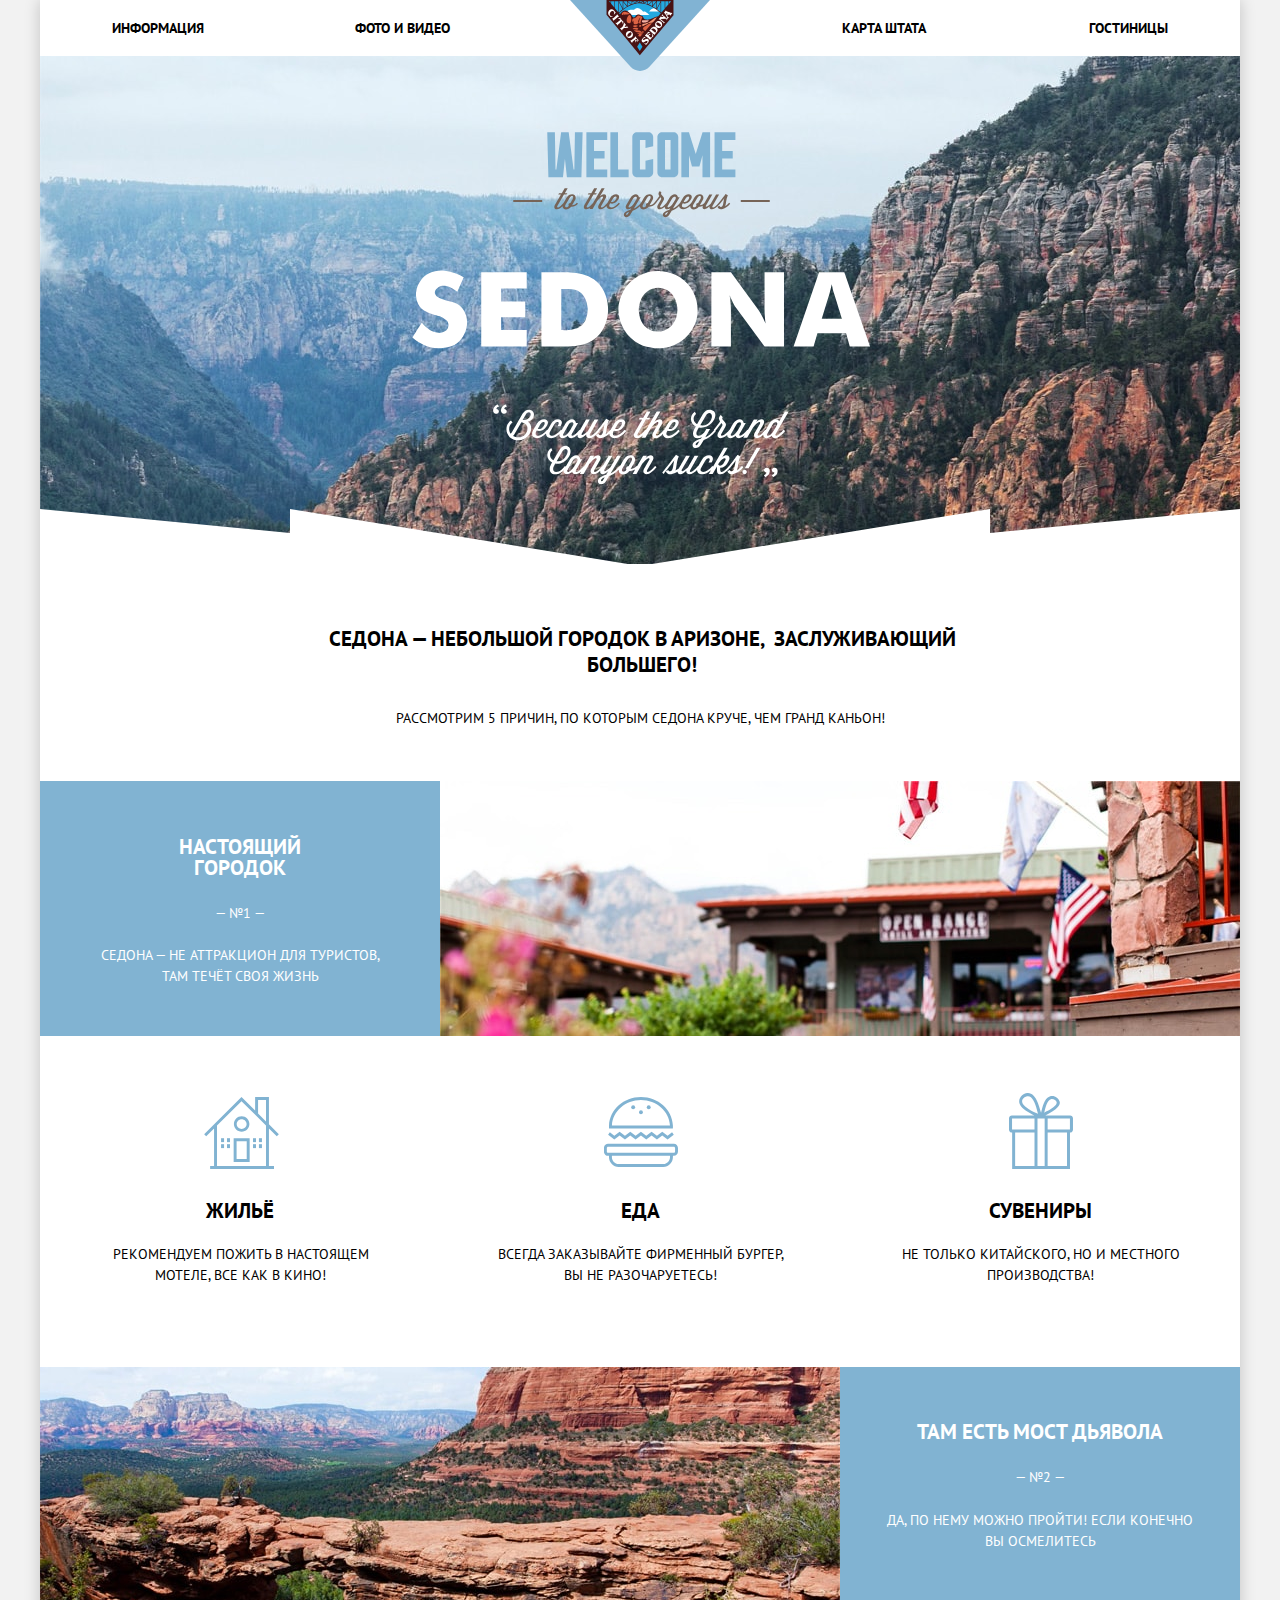
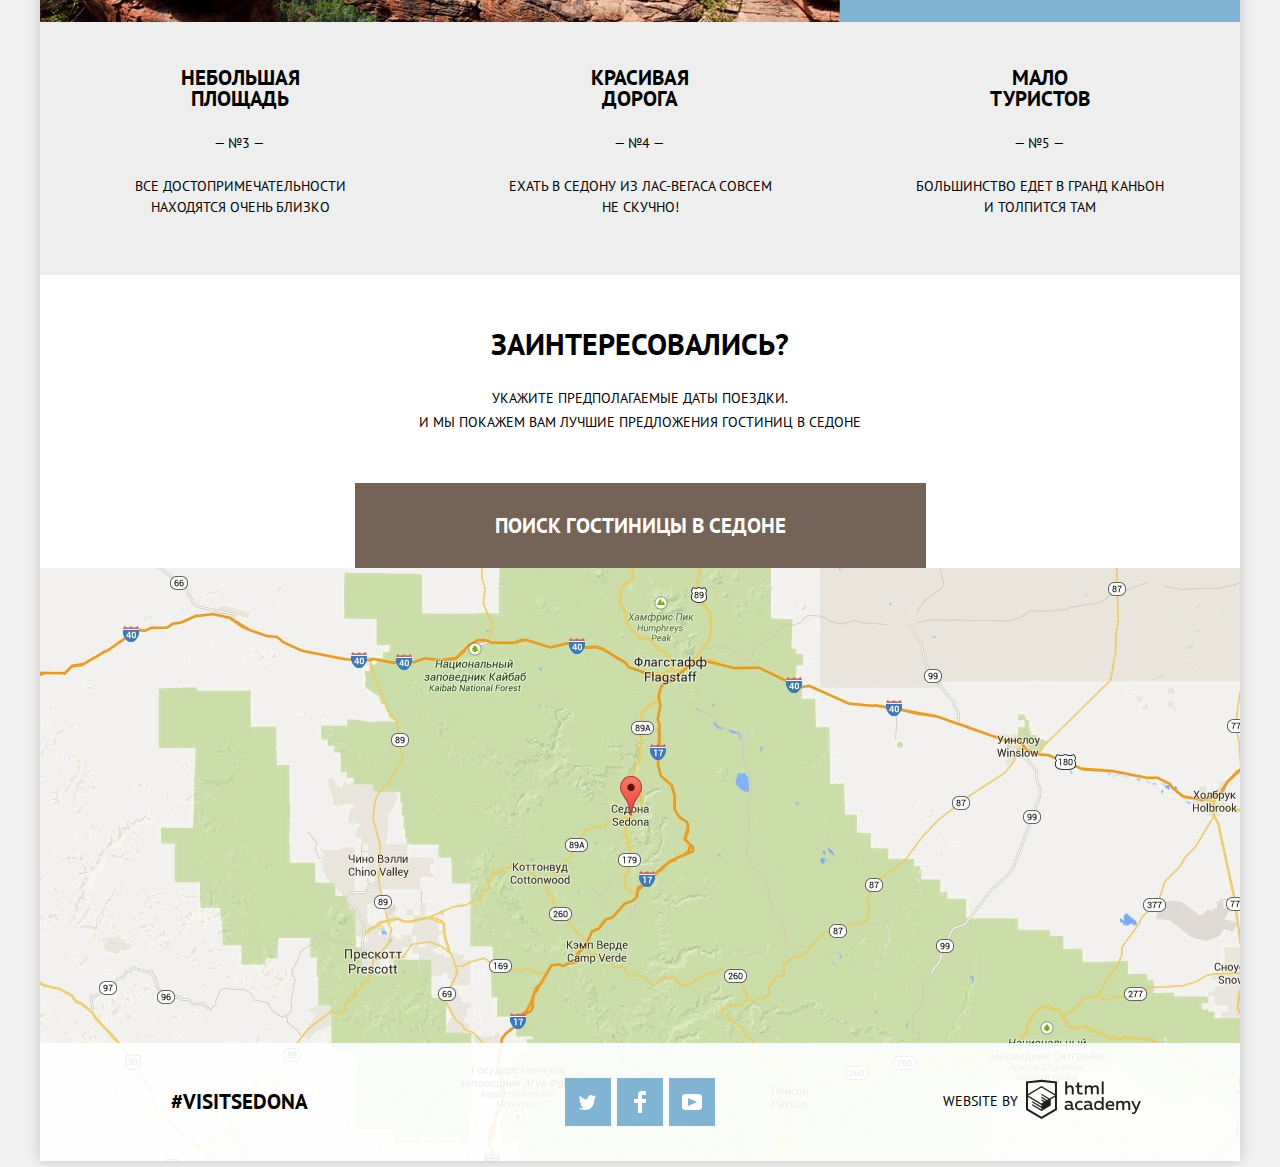
<file: index.html>
<!DOCTYPE html>
<html lang="ru">
  <head>
    <meta charset="utf-8">
    <title>Поиск жилья в городе Седона</title>
    <link href="https://fonts.googleapis.com/css?family=PT+Sans:400,700&amp;subset=cyrillic" rel="stylesheet">
    <link href="css/normalize.min.css" rel="stylesheet">
    <link href="css/style.min.css" rel="stylesheet">
  </head>
  <body>
    <div class="container">
      <header class="main-header">
          <a class="main-header-logo">
            <img src="img/logo.svg" width="140" height="72" alt="Поиск жилья в городе Седона">
          </a>
          <nav class="main-navigation">
            <ul class="site-navigation">
              <li class="site-navigation-item"><a class="site-navigation-link" href="info.html">Информация</a></li>
              <li class="site-navigation-item"><a class="site-navigation-link" href="foto-video.html">Фото и видео</a></li>
              <li class="site-navigation-item"><a class="site-navigation-link" href="map.html">Карта штата</a></li>
              <li class="site-navigation-item"><a class="site-navigation-link" href="catalog.html">Гостиницы</a></li>
            </ul>
          </nav>
      </header>
      <main>
        <section class="container-welcome">
          <p class="container-img"> <img src="img/welcome.svg" width="459" height="353" alt="Добро пожаловать в Седону"></p>
        </section>
        <section class="description">
          <h1>Седона — небольшой городок в Аризоне,&nbsp; заслуживающий большего!</h1>
          <p>Рассмотрим 5 причин, по которым Седона круче, чем гранд каньон!</p>
        </section>
        <section class="features">
          <ul class="features-list">
            <li class="features-item">
              <div class="features-cell">
                <h3 class="features-cell-1">Настоящий городок</h3>
                <p>— №1 —</p>
                <p class="features-cell-p">Седона — не аттракцион для туристов, там течёт своя жизнь</p>
              </div>
              <div class="features-img">
                <img class="features-img-jpg" src="img/sedona.jpg" width="800" height="401" alt="Седона - настоящий городок">
              </div>
            </li>
            <li class="features-item">
              <div class="features-block-first">
                <h3 class="features-block-first-h3">Жильё</h3>
                <p class="features-block-first-p">Рекомендуем пожить в настоящем мотеле, все как в кино!</p>
              </div>
              <div class="features-block-first">
                <h3 class="features-block-first-h3">Еда</h3>
                <p class="features-block-first-p">Всегда заказывайте фирменный бургер, вы не разочаруетесь!</p>
              </div>
              <div class="features-block-first">
                <h3 class="features-block-first-h3">Сувениры</h3>
                <p class="features-block-first-p">Не только китайского, но и местного производства!</p>
              </div>
            </li>
            <li class="features-item">
              <div class="features-img">
                <img class="features-img-jpg" src="img/the-devils-bridge.jpg" width="800" height="400" alt="Мост дьявола">
              </div>
              <div class="features-cell">
                <h3 class="features-cell-2">Там есть мост&nbsp;дьявола</h3>
                <p>— №2 —</p>
                <p class="features-cell-p-second">Да, по нему можно пройти! Если конечно вы осмелитесь</p>
              </div>
            </li>
            <li class="features-item">
              <div class="features-block-second">
                <h3 class="features-block-second-h3">Небольшая площадь</h3>
                <span class="features-block-second-span">— №3 —</span>
                <p class="features-block-second-p">Все достопримечательности находятся очень близко</p>
              </div>
              <div class="features-block-second">
                <h3 class="features-block-second-h3">Красивая дорога</h3>
                <span class="features-block-second-span">— №4 —</span>
                <p class="features-block-second-p">Ехать в Седону из Лас-Вегаса совсем не скучно!</p>
              </div>
              <div class="features-block-second">
                <h3 class="features-block-second-h3">Мало туристов</h3>
                <span class="features-block-second-span">— №5 —</span>
                <p class="features-block-second-p1">Большинство едет в гранд каньон и толпится там</p>
              </div>
            </li>
          </ul>
        </section>
        <section class="search-hotel">
          <h2>Заинтересовались?</h2>
          <div class="search-hotel-p">
            <p>Укажите предполагаемые даты поездки.</p>
            <p>И мы покажем вам лучшие предложения гостиниц в Седоне</p>
          </div>
          <button class="button search-hotel-button" type="button">Поиск гостиницы в Седоне</button>
        </section>
        <section class="modal">
          <form class="search-hotel-form" method="POST" action="https://echo.htmlacademy.ru">
            <p class="search-hotel-item">
              <label for="start">Дата заезда:</label>
              <input type="text" name="trip" id="start" placeholder="24 АПРЕЛЯ 2017 ">
              <button class="calendar" type="button">
                <svg xmlns="http://www.w3.org/2000/svg" width="21" height="22" viewBox="0 0 21 22">
                  <path d="M19.251 2.025h-2.845V.648c0-.381-.294-.689-.656-.689-.363 0-.656.308-.656.689v1.377h-3.938V.648c0-.381-.294-.689-.655-.689-.363 0-.657.308-.657.689v1.377H5.906V.648c0-.381-.294-.689-.656-.689-.363 0-.657.308-.657.689v1.377H1.75C.784 2.025 0 2.847 0 3.862v16.302C0 21.179.784 22 1.75 22h17.501c.966 0 1.749-.821 1.749-1.836V3.862c0-1.015-.783-1.837-1.749-1.837zm.437 18.139a.448.448 0 0 1-.437.459H1.75a.45.45 0 0 1-.438-.459V3.862a.45.45 0 0 1 .438-.459h2.844v1.378c0 .381.294.689.657.689.362 0 .656-.308.656-.689V3.403h3.938v1.378c0 .381.294.689.657.689.361 0 .655-.308.655-.689V3.403h3.938v1.378c0 .381.293.689.656.689.362 0 .656-.308.656-.689V3.403h2.845c.241 0 .437.206.437.459v16.302z"/>
                  <path d="M4.594 8.225h2.625v2.066H4.594zM4.594 11.668h2.625v2.067H4.594zM4.594 15.112h2.625v2.066H4.594zM9.188 15.112h2.625v2.066H9.188zM9.188 11.668h2.625v2.067H9.188zM9.188 8.225h2.625v2.066H9.188zM13.781 15.112h2.625v2.066h-2.625zM13.781 11.668h2.625v2.067h-2.625zM13.781 8.225h2.625v2.066h-2.625z"/>
                </svg>
              </button>
            </p>
            <p class="search-hotel-item">
              <label for="end">Дата выезда:</label>
              <input type="text" name="trip" id="end" placeholder="4 ИЮЛЯ 2017">
              <button class="calendar" type="button">
                <svg xmlns="http://www.w3.org/2000/svg" width="21" height="22" viewBox="0 0 21 22">
                  <path d="M19.251 2.025h-2.845V.648c0-.381-.294-.689-.656-.689-.363 0-.656.308-.656.689v1.377h-3.938V.648c0-.381-.294-.689-.655-.689-.363 0-.657.308-.657.689v1.377H5.906V.648c0-.381-.294-.689-.656-.689-.363 0-.657.308-.657.689v1.377H1.75C.784 2.025 0 2.847 0 3.862v16.302C0 21.179.784 22 1.75 22h17.501c.966 0 1.749-.821 1.749-1.836V3.862c0-1.015-.783-1.837-1.749-1.837zm.437 18.139a.448.448 0 0 1-.437.459H1.75a.45.45 0 0 1-.438-.459V3.862a.45.45 0 0 1 .438-.459h2.844v1.378c0 .381.294.689.657.689.362 0 .656-.308.656-.689V3.403h3.938v1.378c0 .381.294.689.657.689.361 0 .655-.308.655-.689V3.403h3.938v1.378c0 .381.293.689.656.689.362 0 .656-.308.656-.689V3.403h2.845c.241 0 .437.206.437.459v16.302z"/>
                  <path d="M4.594 8.225h2.625v2.066H4.594zM4.594 11.668h2.625v2.067H4.594zM4.594 15.112h2.625v2.066H4.594zM9.188 15.112h2.625v2.066H9.188zM9.188 11.668h2.625v2.067H9.188zM9.188 8.225h2.625v2.066H9.188zM13.781 15.112h2.625v2.066h-2.625zM13.781 11.668h2.625v2.067h-2.625zM13.781 8.225h2.625v2.066h-2.625z"/>
                </svg>
              </button>
            </p>
            <div class="search-hotel-item-container">
              <p class="search-hotel-item-second">
                <span class="old">Взрослые:</span>
                <button class="minus" type="button">-</button>
                <input type="text" value="2" readonly>
                <button class="plus" type="button">+</button>
              </p>
              <p class="search-hotel-item-second">
                <span>Дети:</span>
                <button class="minus" type="button">-</button>
                <input type="text" value="0" readonly>
                <button class="plus" type="button">+</button>
              </p>
            </div>
            <button class="button button-main" type="submit">Найти</button>
          </form>
        </section>
        <div class="map">
          <img src="img/map.jpg" width="1718" height="748" alt="City map of Sedon">
        </div>
      </main>
      <footer class="main-footer">
        <div class="container">
          <a class="hashtag" href="#">#visitsedona</a>
          <ul class="footer-social-list">
            <li class="footer-social-item">
              <a class="social-button" href="#" aria-label="Twitter">
                <span class="visually-hidden">Twitter</span>
                <svg xmlns="http://www.w3.org/2000/svg" xmlns:xlink="http://www.w3.org/1999/xlink" width="17" height="15" viewBox="0 0 17 15">
                  <path fill="#FFF" d="M10.95.144c1.685-.496 2.984.27 3.577 1.179.673-.231 1.331-.481 2.011-.708a2.345 2.345 0 0 1-.857 1.768c.685.17 1.304-.491 1.304-.491-.169 1-1.006 1.788-1.563 2.024-.231 6.75-3.175 11.217-10.077 11.082h-.446c-.41 0-4.164-.46-4.898-1.887 2.271.196 3.893-.422 4.693-1.177-.96-.3-2.679-.477-2.979-2.95.349.106.564.228 1.19.119C1.705 8.247.374 7.53.448 5.33c.285.328 1.067.536 1.34.472C1.085 5.561-.182 2.442.894.85c1.818 1.854 3.735 3.606 7.152 3.773C8.254 2.33 9.183.793 10.95.144z"/>
                </svg>
              </a>
            </li>
            <li class="footer-social-item">
              <a class="social-button" href="#" aria-label="Facebook">
                <span class="visually-hidden">Facebook</span>
                <svg xmlns="http://www.w3.org/2000/svg" width="12" height="22" viewBox="0 0 12 22">
                  <path fill="#FFF" d="M12 4V0H8a4 4 0 0 0-4 4v4H0v4h4v10h4V12h4V8H8V4h4z"/>
                </svg>
              </a>
            </li>
            <li class="footer-social-item">
              <a class="social-button" href="#" aria-label="Youtube">
                <span class="visually-hidden">Youtube</span>
                <svg xmlns="http://www.w3.org/2000/svg" xmlns:xlink="http://www.w3.org/1999/xlink" width="20" height="16" viewBox="0 0 20 16">
                  <path fill="#FFF" d="M17 0H3C1.35 0 0 1.35 0 3v10c0 1.65 1.35 3 3 3h14c1.65 0 3-1.35 3-3V3c0-1.65-1.35-3-3-3zM6.027 11.998V4.002L15.014 8l-8.987 3.998z"/>
                </svg>
              </a>
            </li>
          </ul>
          <div class="footer-copyright">
            <span class="copyright">Website by</span>
            <a class="button-footer" href="https://htmlacademy.ru/intensive/htmlcss">
              <svg id="Layer_1" data-name="Layer 1" xmlns="http://www.w3.org/2000/svg" width="115" height="41" viewBox="0 0 108.08 36.85">
                <title>logo-htmlacademy-small1</title>
                <path d="M44.61,26.88a2,2,0,0,0,.55-0.1v1.33a3.25,3.25,0,0,1-1.18.21,1.67,1.67,0,0,1-1.67-1,4.84,4.84,0,0,1-3.14,1.08c-1.51,0-2.91-.83-2.91-2.55,0-2.13,2-2.79,3.71-2.79a11.08,11.08,0,0,1,2.17.25v-0.3c0-1-.76-1.77-2.19-1.77a7.42,7.42,0,0,0-3,.64v-1.7a10.21,10.21,0,0,1,3.19-.55c2.36,0,3.81,1.12,3.81,3.65v3a0.54,0.54,0,0,0,.49.59h0.17Zm-6.44-1.13A1.35,1.35,0,0,0,39.63,27h0.11a3.39,3.39,0,0,0,2.41-1V24.58a9.72,9.72,0,0,0-1.81-.21c-1,0-2.16.33-2.16,1.38h0Zm12.36-6.11a5,5,0,0,1,2.57.64V22a4.08,4.08,0,0,0-2.3-.7,2.75,2.75,0,1,0,0,5.49,5,5,0,0,0,2.43-.64v1.71a6.27,6.27,0,0,1-2.76.57A4.21,4.21,0,0,1,46,24.51q0-.21,0-0.41a4.32,4.32,0,0,1,4.18-4.46h0.38Zm12.17,7.24a2,2,0,0,0,.55-0.1v1.33a3.25,3.25,0,0,1-1.18.21,1.67,1.67,0,0,1-1.67-1,4.84,4.84,0,0,1-3.14,1.08c-1.51,0-2.91-.83-2.91-2.55,0-2.13,2-2.79,3.71-2.79a11.08,11.08,0,0,1,2.17.25v-0.3c0-1-.76-1.77-2.19-1.77a7.42,7.42,0,0,0-3,.64v-1.7a10.21,10.21,0,0,1,3.19-.55c2.36,0,3.81,1.12,3.81,3.65v3a0.54,0.54,0,0,0,.49.59h0.17Zm-6.44-1.13A1.35,1.35,0,0,0,57.73,27h0.11a3.39,3.39,0,0,0,2.41-1V24.58a9.72,9.72,0,0,0-1.81-.21c-1.06,0-2.16.33-2.16,1.38h0ZM73,16V28.2H71.35V26.88a3.88,3.88,0,0,1-3.19,1.54,4.4,4.4,0,0,1,0-8.78,3.81,3.81,0,0,1,3,1.3V16H73Zm-4.53,5.22a2.76,2.76,0,1,0,0,5.52A2.86,2.86,0,0,0,71.15,25V23A2.91,2.91,0,0,0,68.49,21.27ZM79,19.64c3.31,0,4.46,2.68,3.92,5.09H76.7c0.21,1.5,1.67,2.11,3.19,2.11a6.11,6.11,0,0,0,2.64-.59v1.6a7.14,7.14,0,0,1-3,.57C77,28.42,74.78,27,74.78,24a4.18,4.18,0,0,1,4-4.39H79Zm0.09,1.54a2.28,2.28,0,0,0-2.44,2.1v0.06H81.3A2,2,0,0,0,79.13,21.18Zm5.73,7V19.87h1.65v1a3.81,3.81,0,0,1,2.78-1.27A2.86,2.86,0,0,1,91.89,21a4.12,4.12,0,0,1,2.91-1.33A3.06,3.06,0,0,1,98,23V28.2h-1.9V23.05a1.59,1.59,0,0,0-1.42-1.75H94.42a2.8,2.8,0,0,0-2.07,1.12V28.2h-1.9V23.05A1.59,1.59,0,0,0,89,21.31H88.8a3,3,0,0,0-2.21,1.29v5.63H84.86Zm21.31-8.33h1.9l-3.91,9.46c-0.9,2.17-2.09,2.86-3.35,2.86a4.76,4.76,0,0,1-1.1-.14V30.46a2.86,2.86,0,0,0,.85.12c0.9,0,1.58-.64,2.07-1.9l0.17-.42-4-8.4h2l2.86,6.29ZM38.73,1.46V6.22a3.81,3.81,0,0,1,2.7-1.14,3.25,3.25,0,0,1,3.44,3.4v5.15H43V8.72a1.81,1.81,0,0,0-1.61-2h-0.3a2.93,2.93,0,0,0-2.32,1.39v5.52h-1.9V1.46h1.9ZM49.94,2.31v3h3V6.91h-3v3.81c0,1.1.5,1.46,1.58,1.46a4.49,4.49,0,0,0,1.69-.33v1.6A6.8,6.8,0,0,1,51,13.8a2.55,2.55,0,0,1-2.86-2.74V6.89H46.58V5.26h1.5V2.74Zm5.4,11.31V5.28H57v1A3.81,3.81,0,0,1,59.77,5a2.86,2.86,0,0,1,2.6,1.33A4.12,4.12,0,0,1,65.28,5,3.06,3.06,0,0,1,68.44,8.4v5.21h-1.9V8.46a1.59,1.59,0,0,0-1.42-1.75H64.89a2.8,2.8,0,0,0-2.07,1.12v5.78h-1.9V8.46A1.59,1.59,0,0,0,59.5,6.71H59.27A3,3,0,0,0,57.06,8v5.63H55.34ZM71.17,1.45H73V13.6H71.17V1.45ZM14.71,0H14.55L0,1.54V28.21l14.55,8.66,14.55-8.66V1.54Zm12.5,27.1L14.55,34.64,1.9,27.12V16.18l12.59,7.5V25L5.86,19.9v1.31l8.68,5.21v1.39L5.87,22.65V24l8.68,5.21,8.75-5.24V18.31L27.2,16V27.12Zm0-12.53-3.48,2-1.6,1L14.51,13v1.31L21,18.23H21l-0.14.09-1,.54-5.37-3.2V17l4.24,2.52-1,.67-3.2-1.9v1.31l2.1,1.24L14.5,22.1,2,14.65,14.51,7.11Zm0-1.32L14.49,5.76,1.91,13.25v-10L14.56,1.92,27.21,3.25v10h0Z" transform="translate(0 -0.02)" fill="#231f20"/>
              </svg>
            </a>
          </div>
        </div>
      </footer>
    </div>
  </body>
</html>
</file>
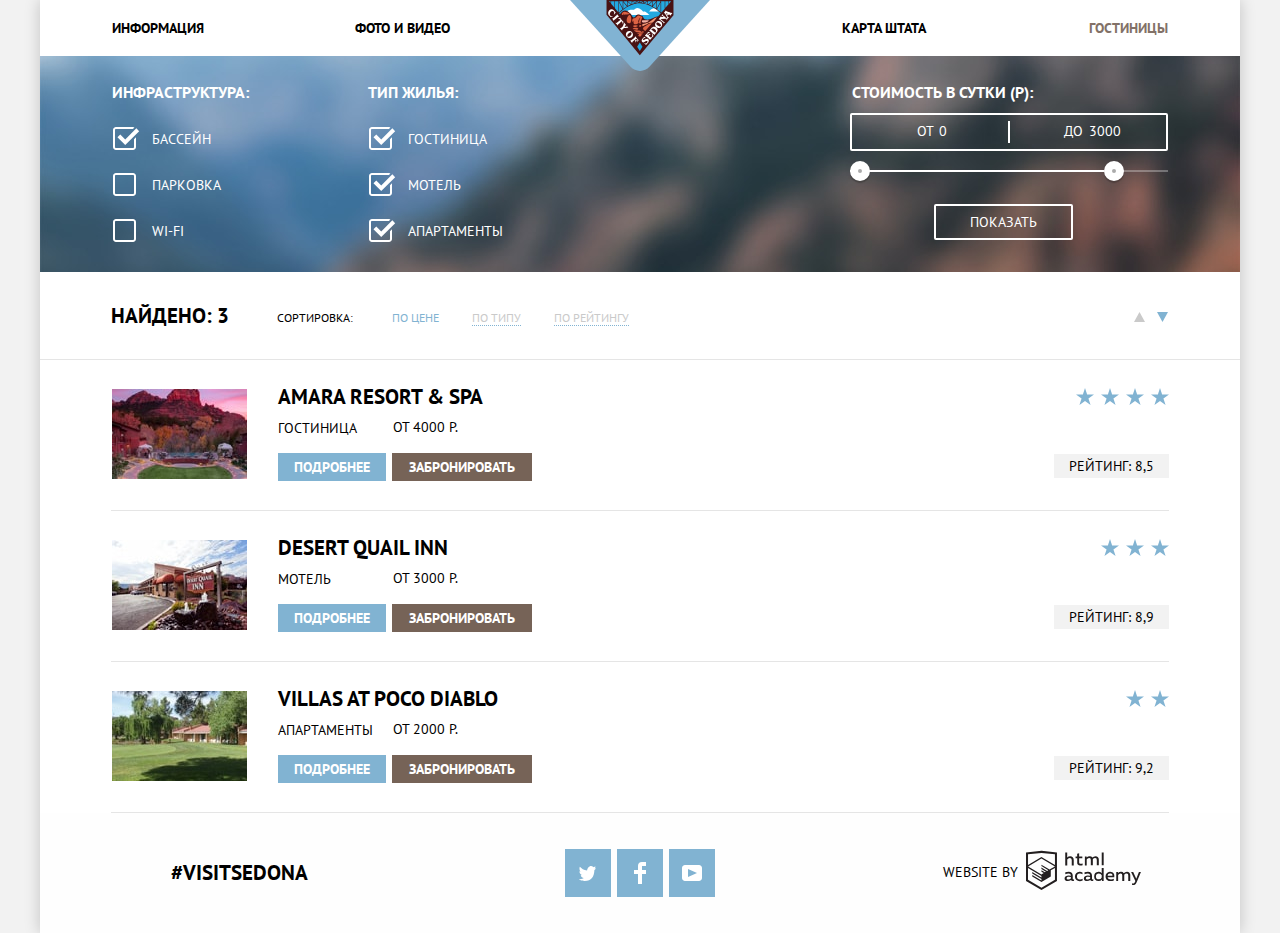
<file: catalog.html>
<!DOCTYPE html>
<html lang="ru">
  <head>
    <meta charset="utf-8">
    <title>Поиск гостиницы в городе Седона</title>
    <link href="https://fonts.googleapis.com/css?family=PT+Sans:400,700&amp;subset=cyrillic" rel="stylesheet">
    <link href="css/normalize.min.css" rel="stylesheet">
    <link href="css/style.min.css" rel="stylesheet">
  </head>
  <body class="inner-page">
    <div class="container">
      <header class="main-header">
        <a class="main-header-logo" href="index.html">
          <img src="img/logo.svg" width="140" height="72" alt="Поиск жилья в городе Седона">
        </a>
        <nav class="main-navigation">
          <ul class="site-navigation">
            <li class="site-navigation-item item-1"><a class="site-navigation-link" href="info.html">Информация</a></li>
            <li class="site-navigation-item item-1"><a class="site-navigation-link" href="foto-video.html">Фото и видео</a></li>
            <li class="site-navigation-item item-2"><a class="site-navigation-link" href="map.html">Карта штата</a></li>
            <li class="site-navigation-item item-2"><a class="site-navigation-current">Гостиницы</a></li>
          </ul>
        </nav>
      </header>
      <main>
        <h1 class="visually-hidden">Поиск гостиниц</h1>
        <section class="search">
          <h2 class="visually-hidden">Фильтр отелей</h2>
          <form class="filter">
            <fieldset class="filter-fieldset">
              <legend>Инфраструктура:</legend>
              <ul class="filter-list">
                <li class="filter-option">
                  <input class="filter-input filter-input-checkbox visually-hidden" type="checkbox" name="pool" id="filter-pool" checked>
                  <span class="checkbox-indicator"></span>
                  <label for="filter-pool">Бассейн</label>
                </li>
                <li class="filter-option">
                  <input class="filter-input filter-input-checkbox visually-hidden" type="checkbox" name="parking" id="filter-parking">
                  <span class="checkbox-indicator"></span>
                  <label for="filter-parking">Парковка</label>
                </li>
                <li class="filter-option">
                  <input class="filter-input filter-input-checkbox visually-hidden" type="checkbox" name="wi-fi" id="filter-wi-fi">
                  <span class="checkbox-indicator"></span>
                  <label for="filter-wi-fi">Wi-Fi</label>
                </li>
              </ul>
            </fieldset>
            <fieldset class="filter-fieldset">
              <legend>Тип жилья:</legend>
              <ul class="filter-list">
                <li class="filter-option">
                  <input class="filter-input filter-input-checkbox visually-hidden" type="checkbox" name="hotel" id="filter-hotel" checked>
                  <span class="checkbox-indicator"></span>
                  <label for="filter-hotel">Гостиница</label>
                </li>
                <li class="filter-option">
                  <input class="filter-input filter-input-checkbox visually-hidden" type="checkbox" name="motel" id="filter-motel" checked>
                  <span class="checkbox-indicator"></span>
                  <label for="filter-motel">Мотель</label>
                </li>
                <li class="filter-option">
                  <input class="filter-input filter-input-checkbox visually-hidden" type="checkbox" name="apartments" id="filter-apartments" checked>
                  <span class="checkbox-indicator"></span>
                  <label for="filter-apartments">Апартаменты</label>
                </li>
              </ul>
            </fieldset>
            <fieldset class="filter-fieldset">
              <legend class="filter-legend">Стоимость в сутки (Р):</legend>
              <div class="filter-range">
                <div class="price-controls">
                  <label class="min-price">от <input type="text" name="min-price" value="0"></label>
                  <label class="max-price">до <input type="text" name="max-price" value="3000"></label>
                </div>
                <div class="range-controls">
                  <div class="scale">
                    <div class="bar"></div>
                  </div>
                  <div class="range-toggle range-toggle-min"></div>
                  <div class="range-toggle range-toggle-max"></div>
                </div>
                <button class="btn-transparent" type="submit">Показать</button>
              </div>
            </fieldset>
          </form>
        </section>
        <section class="result">
          <h3>Найдено: 3</h3>
            <ul class="result-list">
              <li class="result-title">Сортировка:</li>
              <li class="result-item"><a class="result-link-current" href="#">По цене</a></li>
              <li class="result-item"><a class="result-link" href="#">По типу</a></li>
              <li class="result-item"><a class="result-link" href="#">По рейтингу</a></li>
            </ul>
            <div class="result-item-button">
              <a class="button-up" href="#" aria-label="По возрастанию">
                <svg xmlns="http://www.w3.org/2000/svg" width="11" height="10" viewBox="0 0 11 10">
                  <path fill="#231F20" d="M5.5 0L0 10h11z"/>
                </svg>
              </a>
              <a class="button-down button-down-current" href="#" aria-label="По убыванию">
                <svg xmlns="http://www.w3.org/2000/svg" width="11" height="10" viewBox="0 0 11 10">
                  <path fill="#231F20" d="M5.5 10L0 0h11"/>
                </svg>
              </a>
            </div>
        </section>
        <section class="found-hotels">
          <ul class="found-hotels-list">
            <li class="found-hotels-item">
              <div class="found-hotels-img">
                <a href="catalog-hotels.html" aria-label="Гостиница amara resort & spa">
                  <img src="img/amara-resort.jpg" width="135" height="90" alt="Amara resort & spa">
                </a>
              </div>
              <div class="found-hotels-title">
                <a class="found-hotels-title-link" href="catalog-hotels.html">
                  Amara resort & spa
                </a>
                <p class="value-hotels">
                  <span class="hotel-type">Гостиница</span>
                  <span class="hotel-price">от 4000 р.</span>
                </p>
                <a class="button button-more" href="catalog-hotels.html">Подробнее</a>
                <a class="button button-to-book" href="#">Забронировать</a>
              </div>
              <div class="found-hotels-rating">
                <div class="rating-star-container">
                  <span class="rating-star">
                    <img src="img/star.svg" width="18" height="17" alt="Звезда">
                  </span>
                  <span class="rating-star">
                    <img src="img/star.svg" width="18" height="17" alt="Звезда">
                  </span>
                  <span class="rating-star">
                    <img src="img/star.svg" width="18" height="17" alt="Звезда">
                  </span>
                  <span class="rating-star">
                    <img src="img/star.svg" width="18" height="17" alt="Звезда">
                  </span>
                </div>
                <p class="rating">Рейтинг: 8,5</p>
              </div>
            </li>
            <li class="found-hotels-item">
              <div class="found-hotels-img">
                <a href="catalog-hotels.html" aria-label="Мотель desert quail inn">
                  <img src="img/desert-quail.jpg" width="135" height="90" alt="Desert quail inn">
                </a>
              </div>
              <div class="found-hotels-title">
                <a class="found-hotels-title-link" href="catalog-hotels.html">
                  Desert quail inn
                </a>
                <p class="value-hotels">
                  <span class="hotel-type">Мотель</span>
                  <span class="hotel-price">от 3000 р.</span>
                </p>
                <a class="button button-more" href="catalog-hotels.html">Подробнее</a>
                <a class="button button-to-book" href="#">Забронировать</a>
              </div>
              <div class="found-hotels-rating">
                <div class="rating-star-container">
                  <span class="rating-star">
                    <img src="img/star.svg" width="18" height="17" alt="Звезда">
                  </span>
                  <span class="rating-star">
                    <img src="img/star.svg" width="18" height="17" alt="Звезда">
                  </span>
                  <span class="rating-star">
                    <img src="img/star.svg" width="18" height="17" alt="Звезда">
                  </span>
                </div>
                <p class="rating">Рейтинг: 8,9</p>
              </div>
            </li>
            <li class="found-hotels-item">
              <div class="found-hotels-img">
                <a href="catalog-hotels.html" aria-label="Апартаменты at poco diablo">
                  <img src="img/at-poco-diablo.jpg" width="135" height="90" alt="Villas at poco diablo">
                </a>
              </div>
              <div class="found-hotels-title">
                <a class="found-hotels-title-link" href="catalog-hotels.html">
                  Villas at poco diablo
                </a>
                <p class="value-hotels">
                  <span class="hotel-type">Апартаменты</span>
                  <span class="hotel-price">от 2000 р.</span>
                </p>
                <a class="button button-more" href="catalog-hotels.html">Подробнее</a>
                <a class="button button-to-book" href="#">Забронировать</a>
              </div>
              <div class="found-hotels-rating">
                <div class="rating-star-container">
                  <span class="rating-star">
                    <img src="img/star.svg" width="18" height="17" alt="Звезда">
                  </span>
                  <span class="rating-star">
                    <img src="img/star.svg" width="18" height="17" alt="Звезда">
                  </span>
                </div>
                <p class="rating">Рейтинг: 9,2</p>
              </div>
            </li>
          </ul>
        </section>
      </main>
      <footer class="main-footer">
          <div class="container">
            <a class="hashtag" href="#">#visitsedona</a>
            <ul class="footer-social-list">
              <li class="footer-social-item">
                <a class="social-button" href="#" aria-label="Twitter">
                  <span class="visually-hidden">Twitter</span>
                  <svg xmlns="http://www.w3.org/2000/svg" xmlns:xlink="http://www.w3.org/1999/xlink" width="17" height="15" viewBox="0 0 17 15">
                    <path fill="#FFF" d="M10.95.144c1.685-.496 2.984.27 3.577 1.179.673-.231 1.331-.481 2.011-.708a2.345 2.345 0 0 1-.857 1.768c.685.17 1.304-.491 1.304-.491-.169 1-1.006 1.788-1.563 2.024-.231 6.75-3.175 11.217-10.077 11.082h-.446c-.41 0-4.164-.46-4.898-1.887 2.271.196 3.893-.422 4.693-1.177-.96-.3-2.679-.477-2.979-2.95.349.106.564.228 1.19.119C1.705 8.247.374 7.53.448 5.33c.285.328 1.067.536 1.34.472C1.085 5.561-.182 2.442.894.85c1.818 1.854 3.735 3.606 7.152 3.773C8.254 2.33 9.183.793 10.95.144z"/>
                  </svg>
                </a>
              </li>
              <li class="footer-social-item">
                <a class="social-button" href="#" aria-label="Facebook">
                  <span class="visually-hidden">Facebook</span>
                  <svg xmlns="http://www.w3.org/2000/svg" width="12" height="22" viewBox="0 0 12 22">
                    <path fill="#FFF" d="M12 4V0H8a4 4 0 0 0-4 4v4H0v4h4v10h4V12h4V8H8V4h4z"/>
                  </svg>
                </a>
              </li>
              <li class="footer-social-item">
                <a class="social-button" href="#" aria-label="Youtube">
                  <span class="visually-hidden">Youtube</span>
                  <svg xmlns="http://www.w3.org/2000/svg" xmlns:xlink="http://www.w3.org/1999/xlink" width="20" height="16" viewBox="0 0 20 16">
                    <path fill="#FFF" d="M17 0H3C1.35 0 0 1.35 0 3v10c0 1.65 1.35 3 3 3h14c1.65 0 3-1.35 3-3V3c0-1.65-1.35-3-3-3zM6.027 11.998V4.002L15.014 8l-8.987 3.998z"/>
                  </svg>
                </a>
              </li>
            </ul>
            <div class="footer-copyright">
              <span class="copyright">Website by</span>
              <a class="button-footer" href="https://htmlacademy.ru/intensive/htmlcss">
                <svg id="Layer_1" data-name="Layer 1" xmlns="http://www.w3.org/2000/svg" width="115" height="41" viewBox="0 0 108.08 36.85">
                  <title>logo-htmlacademy-small1</title>
                  <path d="M44.61,26.88a2,2,0,0,0,.55-0.1v1.33a3.25,3.25,0,0,1-1.18.21,1.67,1.67,0,0,1-1.67-1,4.84,4.84,0,0,1-3.14,1.08c-1.51,0-2.91-.83-2.91-2.55,0-2.13,2-2.79,3.71-2.79a11.08,11.08,0,0,1,2.17.25v-0.3c0-1-.76-1.77-2.19-1.77a7.42,7.42,0,0,0-3,.64v-1.7a10.21,10.21,0,0,1,3.19-.55c2.36,0,3.81,1.12,3.81,3.65v3a0.54,0.54,0,0,0,.49.59h0.17Zm-6.44-1.13A1.35,1.35,0,0,0,39.63,27h0.11a3.39,3.39,0,0,0,2.41-1V24.58a9.72,9.72,0,0,0-1.81-.21c-1,0-2.16.33-2.16,1.38h0Zm12.36-6.11a5,5,0,0,1,2.57.64V22a4.08,4.08,0,0,0-2.3-.7,2.75,2.75,0,1,0,0,5.49,5,5,0,0,0,2.43-.64v1.71a6.27,6.27,0,0,1-2.76.57A4.21,4.21,0,0,1,46,24.51q0-.21,0-0.41a4.32,4.32,0,0,1,4.18-4.46h0.38Zm12.17,7.24a2,2,0,0,0,.55-0.1v1.33a3.25,3.25,0,0,1-1.18.21,1.67,1.67,0,0,1-1.67-1,4.84,4.84,0,0,1-3.14,1.08c-1.51,0-2.91-.83-2.91-2.55,0-2.13,2-2.79,3.71-2.79a11.08,11.08,0,0,1,2.17.25v-0.3c0-1-.76-1.77-2.19-1.77a7.42,7.42,0,0,0-3,.64v-1.7a10.21,10.21,0,0,1,3.19-.55c2.36,0,3.81,1.12,3.81,3.65v3a0.54,0.54,0,0,0,.49.59h0.17Zm-6.44-1.13A1.35,1.35,0,0,0,57.73,27h0.11a3.39,3.39,0,0,0,2.41-1V24.58a9.72,9.72,0,0,0-1.81-.21c-1.06,0-2.16.33-2.16,1.38h0ZM73,16V28.2H71.35V26.88a3.88,3.88,0,0,1-3.19,1.54,4.4,4.4,0,0,1,0-8.78,3.81,3.81,0,0,1,3,1.3V16H73Zm-4.53,5.22a2.76,2.76,0,1,0,0,5.52A2.86,2.86,0,0,0,71.15,25V23A2.91,2.91,0,0,0,68.49,21.27ZM79,19.64c3.31,0,4.46,2.68,3.92,5.09H76.7c0.21,1.5,1.67,2.11,3.19,2.11a6.11,6.11,0,0,0,2.64-.59v1.6a7.14,7.14,0,0,1-3,.57C77,28.42,74.78,27,74.78,24a4.18,4.18,0,0,1,4-4.39H79Zm0.09,1.54a2.28,2.28,0,0,0-2.44,2.1v0.06H81.3A2,2,0,0,0,79.13,21.18Zm5.73,7V19.87h1.65v1a3.81,3.81,0,0,1,2.78-1.27A2.86,2.86,0,0,1,91.89,21a4.12,4.12,0,0,1,2.91-1.33A3.06,3.06,0,0,1,98,23V28.2h-1.9V23.05a1.59,1.59,0,0,0-1.42-1.75H94.42a2.8,2.8,0,0,0-2.07,1.12V28.2h-1.9V23.05A1.59,1.59,0,0,0,89,21.31H88.8a3,3,0,0,0-2.21,1.29v5.63H84.86Zm21.31-8.33h1.9l-3.91,9.46c-0.9,2.17-2.09,2.86-3.35,2.86a4.76,4.76,0,0,1-1.1-.14V30.46a2.86,2.86,0,0,0,.85.12c0.9,0,1.58-.64,2.07-1.9l0.17-.42-4-8.4h2l2.86,6.29ZM38.73,1.46V6.22a3.81,3.81,0,0,1,2.7-1.14,3.25,3.25,0,0,1,3.44,3.4v5.15H43V8.72a1.81,1.81,0,0,0-1.61-2h-0.3a2.93,2.93,0,0,0-2.32,1.39v5.52h-1.9V1.46h1.9ZM49.94,2.31v3h3V6.91h-3v3.81c0,1.1.5,1.46,1.58,1.46a4.49,4.49,0,0,0,1.69-.33v1.6A6.8,6.8,0,0,1,51,13.8a2.55,2.55,0,0,1-2.86-2.74V6.89H46.58V5.26h1.5V2.74Zm5.4,11.31V5.28H57v1A3.81,3.81,0,0,1,59.77,5a2.86,2.86,0,0,1,2.6,1.33A4.12,4.12,0,0,1,65.28,5,3.06,3.06,0,0,1,68.44,8.4v5.21h-1.9V8.46a1.59,1.59,0,0,0-1.42-1.75H64.89a2.8,2.8,0,0,0-2.07,1.12v5.78h-1.9V8.46A1.59,1.59,0,0,0,59.5,6.71H59.27A3,3,0,0,0,57.06,8v5.63H55.34ZM71.17,1.45H73V13.6H71.17V1.45ZM14.71,0H14.55L0,1.54V28.21l14.55,8.66,14.55-8.66V1.54Zm12.5,27.1L14.55,34.64,1.9,27.12V16.18l12.59,7.5V25L5.86,19.9v1.31l8.68,5.21v1.39L5.87,22.65V24l8.68,5.21,8.75-5.24V18.31L27.2,16V27.12Zm0-12.53-3.48,2-1.6,1L14.51,13v1.31L21,18.23H21l-0.14.09-1,.54-5.37-3.2V17l4.24,2.52-1,.67-3.2-1.9v1.31l2.1,1.24L14.5,22.1,2,14.65,14.51,7.11Zm0-1.32L14.49,5.76,1.91,13.25v-10L14.56,1.92,27.21,3.25v10h0Z" transform="translate(0 -0.02)" fill="#231f20"/>
                </svg>
              </a>
            </div>
          </div>
        </footer>
    </div>
  </body>
</html>
</file>
<file: css/style.min.css>
body{margin:0;padding:0;font-family:"PT Sans",Arial,sans-serif;font-size:14px;line-height:21px;font-weight:400;color:#000;text-transform:uppercase;background-color:#f2f2f2}img{max-width:100%;height:auto}.container{width:1200px;margin:0 auto;-webkit-box-shadow:0 0 15px rgba(0,1,1,.2);box-shadow:0 0 15px rgba(0,1,1,.2)}.container-welcome{width:1200px;height:508px;background-color:#81b3d2;background-image:url(../img/background-photo.jpg);background-position:0 -55px;background-repeat:no-repeat}.container-img{text-align:center;padding-top:76px;padding-left:3px;margin:0}.container-welcome::after{content:url(../img/polygon.svg);padding:0;padding-top:18px;display:block}.description{display:-webkit-box;display:-ms-flexbox;display:flex;-webkit-box-orient:vertical;-webkit-box-direction:normal;-ms-flex-direction:column;flex-direction:column;text-align:center;padding-top:60px;padding-bottom:50px;padding-left:282px;padding-right:282px;background-color:#fff}a{text-decoration:none}.visually-hidden{position:absolute;clip:rect(0 0 0 0);width:1px;height:1px;margin:-1px;border:0;padding:0;white-space:nowrap}.button{font:inherit;text-align:center;vertical-align:middle;text-transform:uppercase;color:#fff;border:none}.button-more{background-color:#81b3d2;font-size:14px;line-height:21px;font-weight:700;padding:5px 16px}.button-more:hover,.button-more:focus{color:#fff;background-color:#669ec0}.button-more:active{color:#94b9d2;background-color:#5496bd}.button-to-book{background-color:#766357;font-size:14px;line-height:21px;font-weight:700;padding:5px 17px}.button-to-book:hover,.button-to-book:focus{color:#fff;background-color:#604e43}.button-to-book:active{color:#928a85;background-color:#503e33}.main-navigation{font-size:14px;line-height:26px;font-weight:700;color:#000;background-color:#fff}.site-navigation-link{color:#000}.site-navigation-link:hover,.site-navigation-link:focus{color:#81b3d2}.site-navigation-link:active{color:#cecece}.site-navigation-current{color:#827167}.filter-input-checkbox:hover,.filter-input-checkbox:focus{color:#fff}.filter-input-checkbox:disabled{color:#6a6a6a}.inner-page{background-image:none}.search{background-color:#81b3d2;background-image:url(../img/filter-background.jpg);background-position:0 -56px;background-repeat:no-repeat}.button-search{color:#fff;background-color:transparent;border:2px solid #fff}.button-search:hover{color:#000;background-color:#fff}.result-list{list-style:none}.result-link{text-decoration:none;color:#cacaca;border-bottom:1px dotted #81b3d2}.result-link:hover,.result-link:focus{color:#95bed8;border-bottom:1px dotted #81b3d2}.result-link:active{color:#000;border:none}.result-link-current{color:#81b3d2;border:none}.result-link-current:hover,.result-link-current:focus{border:none}.result-link-current:active{border:none}.found-hotels{-webkit-box-sizing:border-box;box-sizing:border-box;padding:0;background-color:#fff}.found-hotels-title{font-size:21px;line-height:26px;margin-top:2px}.found-hotels-title-link{text-decoration:none;color:#000;font-weight:700}.found-hotels-title-link:hover,.found-hotels-title-link:focus{color:#81b3d2}.found-hotels-title-link:active{color:#cacaca}.description h1{font-size:21px;line-height:26px;margin:0;margin-left:5px;margin-top:2px;margin-right:1px;padding:0 1px}.description p{line-height:26px;margin-top:27px;margin-bottom:0;margin-left:1px}.features p{font-size:14px;line-height:21px;font-weight:400}.features-list{list-style:none}.features-item h3{font-size:21px;line-height:21px;font-weight:700;padding:0 92px;margin-top:20px}.features-cell h3{margin:0;margin-bottom:25px}.features-cell .features-cell-1{margin-top:-4px;margin-bottom:25px;padding:0 92px}.features-cell .features-cell-2{margin-top:-5px;padding:0 77px}.features-cell-p{padding:0 55px;margin-top:21px}.features-block-first-p{padding:0 47px;margin:0;margin-top:4px;margin-bottom:11px;margin-left:1px}.features-block-second-p{padding:0 25px;margin:0;margin-top:22px;margin-bottom:32px}.features-block-second-p1{margin:0;margin-left:4px;margin-right:4px;margin-top:22px;padding:0 25px}.features-cell-p-second{padding:0 45px;margin-top:22px}.search-hotel{color:#000;background-color:#fff}.search-hotel-p{margin-bottom:49px;margin-top:42px}.search-hotel h2{font-size:30px;line-height:36px;margin:0;margin-top:51px;margin-bottom:-18px}.search-hotel p{line-height:24px;margin:0}.search-hotel-button{font-size:21px;font-weight:700;display:inline-block;vertical-align:middle;padding:32px 140px;color:#fff;background-color:#766357;border:none}.search-hotel-button:hover{background-color:#604e43}.search-hotel-button:active{background-color:#503e33}.search-hotel-item-container{display:-webkit-box;display:-ms-flexbox;display:flex;-ms-flex-wrap:wrap;flex-wrap:wrap;-webkit-box-pack:justify;-ms-flex-pack:justify;justify-content:space-between;padding-bottom:44px;padding-top:0}.search-hotel-item{position:relative;padding-bottom:31px;padding-top:1px;margin:0}.calendar{position:absolute;bottom:35px;right:3px;border-style:none;background:none;fill:#cacaca}.calendar:hover,.calendar:focus{fill:#000}.calendar:active{fill:#81b3d2}.map{height:590px}.minus{width:38px;height:38px;background-color:#f2f2f2;border:0;padding:0;margin-left:26px}.old{margin-right:13px}.plus{width:38px;height:38px;background-color:#f2f2f2;border:0;padding:0}.search-hotel-item-second{display:-webkit-box;display:-ms-flexbox;display:flex;-webkit-box-align:center;-ms-flex-align:center;align-items:center;margin:0}.search-hotel-item-second input[type="text"]{padding:0;margin:0;background-color:#f2f2f2;width:38px;height:38px;text-align:center;border-style:none}.search-hotel-item label{padding-right:12px}.search-hotel-item input{font:inherit;background-color:#f2f2f2;border:0 solid;width:333px;padding-left:20px;padding-top:5px;padding-bottom:5px}.search-hotel-item:nth-child(2) input{padding-left:16px}.search-hotel-item input[type="text"]:hover{background-color:#ebebeb}.search-hotel-item input[type="text"]:focus{background-color:#fff;border-color:#e5e5e5}.button-main{display:inline-block;vertical-align:middle;width:458px;padding:16px 0;margin:0;margin-top:10px;color:#fff;background-color:#81b3d2;border:none;font-size:21px;line-height:26px;font-weight:700}.button-main:hover{background-color:#669ec0}.button-main:active{color:#94b9d2;background-color:#5496bd}.hashtag{display:inline-block;text-align:center;vertical-align:middle;font-size:21px;line-height:26px;font-weight:700;color:#000;margin:0;width:33.33%}.copyright{-webkit-box-align:center;-ms-flex-align:center;align-items:center;-ms-flex-line-pack:center;align-content:center;padding-bottom:1px;padding-right:8px;margin-left:4px}.modal{position:fixed;bottom:200px;left:50%;width:569px;padding:34px 0;margin-left:-284px;background-color:#fff;-webkit-box-shadow:0 7px 15px rgba(0,1,1,.15);box-shadow:0 7px 15px rgba(0,1,1,.15);display:none}.modal-show{display:-webkit-box;display:-ms-flexbox;display:flex}.main-header{position:relative}.main-navigation{background-color:#fff;width:100%}.site-navigation{display:-webkit-box;display:-ms-flexbox;display:flex;margin:0;padding:15px 72px;list-style:none;-webkit-box-sizing:border-box;box-sizing:border-box}.main-header-logo{width:140px;height:72px;position:absolute;right:50%;top:0;padding-right:20px;padding-left:20px;margin-right:-90px}.site-navigation-item{-webkit-box-pack:justify;-ms-flex-pack:justify;justify-content:space-between;padding:0;width:25%}.site-navigation-item:nth-child(3),.site-navigation-item:nth-child(4){text-align:right}.site-navigation-item:nth-child(2){margin-right:43px}.site-navigation-item:nth-child(3){margin-left:43px}.features-list{margin:0;padding:0}.features-item{display:-webkit-box;display:-ms-flexbox;display:flex;text-align:center;width:100%}.features-cell{padding:0;padding-top:59px;padding-bottom:20px;width:400px;color:#fff;background-color:#81b3d2}.features-img{width:800px;height:255px;overflow:hidden}.features-img-jpg{padding-bottom:10px}.features-block-first{position:relative;padding:0;padding-top:141px;padding-bottom:70px;width:400px;background-color:#fff}.features-block-first .features-block-first-h3{margin:23px}.features-block-second{display:-webkit-box;display:-ms-flexbox;display:flex;-webkit-box-orient:vertical;-webkit-box-direction:normal;-ms-flex-direction:column;flex-direction:column;width:100%;padding:25px 0;padding-left:42px;padding-right:42px;color:#000;background-color:#eee}.features-block-second-span{margin:0;margin-right:2px;margin-top:3px}.search-hotel{display:-webkit-box;display:-ms-flexbox;display:flex;-webkit-box-orient:vertical;-webkit-box-direction:normal;-ms-flex-direction:column;flex-direction:column;-webkit-box-align:center;-ms-flex-align:center;align-items:center;-webkit-box-pack:center;-ms-flex-pack:center;justify-content:center;width:100%;text-align:center}.inner-page .main-footer{position:static;margin:0;padding:36px 0}.main-footer{position:relative;padding:35px 0;margin-top:-115px;background-color:rgba(255,255,255,.9)}.main-footer .container{display:-webkit-box;display:-ms-flexbox;display:flex;-ms-flex-pack:distribute;justify-content:space-around;-webkit-box-align:center;-ms-flex-align:center;align-items:center;-ms-flex-line-pack:center;align-content:center;color:#000;-webkit-box-shadow:none;box-shadow:none}.footer-social-list{display:-webkit-box;display:-ms-flexbox;display:flex;-ms-flex-wrap:wrap;flex-wrap:wrap;-webkit-box-pack:justify;-ms-flex-pack:justify;justify-content:center;width:33.33%;padding:0;margin:0;list-style:none}.footer-social-item{margin:0 3px}.footer-copyright{display:-webkit-box;display:-ms-flexbox;display:flex;-ms-flex-line-pack:center;align-content:center;-webkit-box-align:center;-ms-flex-align:center;align-items:center;-webkit-box-pack:center;-ms-flex-pack:center;justify-content:center;padding:0;width:33.33%}.found-hotels-list{display:-webkit-box;display:-ms-flexbox;display:flex;-webkit-box-orient:vertical;-webkit-box-direction:normal;-ms-flex-direction:column;flex-direction:column;-webkit-box-pack:start;-ms-flex-pack:start;justify-content:flex-start;list-style:none;margin:0;padding:0 71px;border-top:1px solid #e5e5e5}.found-hotels-item{display:-webkit-box;display:-ms-flexbox;display:flex;padding-top:22px;padding-bottom:25px;padding-left:1px;border-bottom:1px solid #e5e5e5}.found-hotels-img{-ms-flex-item-align:start;align-self:flex-start;padding-right:31px;padding-top:7px}.found-hotels-rating{position:relative;display:-webkit-box;display:-ms-flexbox;display:flex;-ms-flex-line-pack:end;align-content:flex-end;-webkit-box-align:end;-ms-flex-align:end;align-items:flex-end;margin-left:auto;padding-bottom:7px}.rating-star-container{position:absolute;top:0;right:0;margin-top:6px}.rating-star{margin-left:3px}.rating{background-color:#f2f2f2;margin:0;padding-top:2px;padding-bottom:1px;padding-left:15px;padding-right:15px}.value-hotels{margin:0;padding-bottom:14px;padding-top:7px;font-size:14px;line-height:21px}.hotel-type{display:inline-block;vertical-align:middle;min-width:111px}.features-block-first:nth-child(1)::before{content:"";position:absolute;top:-8px;left:164px;width:75px;height:72px;background-image:url(../img/icon-1.svg);background-repeat:no-repeat;background-position:0 0;margin-top:69px}.features-block-first:nth-child(2)::before{content:"";position:absolute;top:-9px;left:164px;width:74px;height:70px;background-image:url(../img/icon-3.svg);background-repeat:no-repeat;background-position:0 0;margin-top:70px}.features-block-first:nth-child(3)::before{content:"";position:absolute;top:-8px;left:169px;width:64px;height:76px;background-image:url(../img/icon-2.svg);background-repeat:no-repeat;background-position:0 0;margin-top:65px}.search-hotel-form{display:-webkit-box;display:-ms-flexbox;display:flex;-ms-flex-wrap:wrap;flex-wrap:wrap;-webkit-box-orient:vertical;-webkit-box-direction:normal;-ms-flex-direction:column;flex-direction:column;-webkit-box-sizing:border-box;box-sizing:border-box;font-size:14px;line-height:26px;font-weight:700;padding:22px 56px;margin:0}.social-button{display:-webkit-box;display:-ms-flexbox;display:flex;-webkit-box-align:center;-ms-flex-align:center;align-items:center;-webkit-box-pack:center;-ms-flex-pack:center;justify-content:center;width:46px;height:48px;color:#000;background-color:#81b3d2}.social-button:hover,.social-button:focus{background-color:#669ec0}.social-button:active{background-color:#5496bd}.social-button:active path{fill:#88b6d1}.button-footer:hover path,.button-footer:focus path{fill:#81b3d2}.button-footer:active path{fill:#bdbbbc}.search{min-height:215px;color:#fff}.filter{display:-webkit-box;display:-ms-flexbox;display:flex;-ms-flex-wrap:wrap;flex-wrap:wrap;height:216px;}.filter-fieldset{border:none;padding:0;margin:0;padding-left:72px;padding-right:47px}.filter-fieldset .filter-legend{padding-bottom:10px;padding-top:26px;padding-left:2px}.filter-fieldset legend{padding-top:26px;padding-bottom:24px;font-size:16px;line-height:21px;font-weight:700}.filter-fieldset:nth-child(3){margin-left:auto}.filter-list{padding:0;padding-left:11px;margin:0;list-style:none;line-height:21px;font-size:14px}.filter-option{position:relative;padding-top:2px;padding-bottom:23px;margin:0;margin-left:-10px}.filter-option label{padding-left:39px;cursor:pointer}.filter-option input[type="checkbox"] + .checkbox-indicator::before{position:absolute;top:0;left:0;content:url(../img/checkbox-off.svg)}.filter-option input[type="checkbox"]:focus +  .checkbox-indicator::before{border-color:#663d15;outline:thin dotted;outline:5px auto -webkit-focus-ring-color}.filter-option input[type="checkbox"]:checked +  .checkbox-indicator::before{position:absolute;top:0;left:0;content:url(../img/checkbox-on.svg)}.result{display:-webkit-box;display:-ms-flexbox;display:flex;padding:0 71px;background-color:#fff}.result-title{font-size:12px;line-height:18px;font-weight:400;margin-top:5px;margin-right:6px}.result h3{-webkit-box-sizing:border-box;box-sizing:border-box;font-size:21px;line-height:26px;font-weight:700;margin-top:31px;margin-bottom:30px}.result-list{display:-webkit-box;display:-ms-flexbox;display:flex;-ms-flex-line-pack:center;align-content:center;-webkit-box-align:center;-ms-flex-align:center;align-items:center;margin:0;padding:0;padding-left:48px;-webkit-box-pack:center;-ms-flex-pack:center;justify-content:center}.result-item{padding:0;padding-left:33px;padding-top:5px;font-size:12px;line-height:18px;font-weight:400}.result-item-button{margin-left:auto;margin-top:35px;padding-right:1px}.button-up path{fill:#cacaca}.button-up path:hover,.button-up path:focus{fill:#231f20}.button-up path:active{fill:#81b3d2}.button-down path{fill:#cacaca}.button-down path:hover,.button-down path:focus{fill:#231f20}.button-down path:active{fill:#81b3d2}.button-down{padding-left:8px}.button-down-current path{fill:#81b3d2}.filter-range{width:330px;margin-right:13px;color:#fff;text-transform:uppercase}.filter-range-title{margin-bottom:9px;font-weight:600;font-size:16px;line-height:21px}.price-controls{position:relative;height:34px;width:314px;margin-bottom:19px;font-size:0;border:2px solid #fff;border-radius:2px}.price-controls::after{content:"";position:absolute;top:50%;left:50%;width:2px;height:22px;background:#fff;-webkit-transform:translate(-50%,-50%);-ms-transform:translate(-50%,-50%);transform:translate(-50%,-50%)}.price-controls label{display:inline-block;font-size:14px;line-height:38px;vertical-align:top;cursor:pointer}.price-controls .min-price,.price-controls .max-price{width:91px;padding-left:65px;margin-top:-3px;margin-right:-9px}.price-controls input{width:50px;height:30px;margin:0;color:inherit;font:inherit;background:none;border:none}.range-controls{position:relative;margin-bottom:32px}.range-controls .scale{height:2px;margin-right:12px;background:rgba(255,255,255,.3)}.range-controls .bar{width:80%;height:2px;background:#fff}.range-toggle{position:absolute;top:-9px;width:4px;height:4px;background:#ababab;border:8px solid #fff;border-radius:50%;-webkit-box-shadow:0 2px 1px 0 rgba(0,1,1,.2);box-shadow:0 2px 1px 0 rgba(0,1,1,.2);cursor:pointer}.range-toggle:hover{background:#1c4f80}.range-toggle-min{left:0}.range-toggle-max{left:77%}.btn-transparent{display:block;margin:0 84px;padding:6px 34px;font-size:14px;line-height:20px;color:#fff;text-transform:uppercase;background:transparent;border:2px solid #fff;border-radius:2px;cursor:pointer}.btn-transparent:hover{color:#000;background:#fff}
</file>
